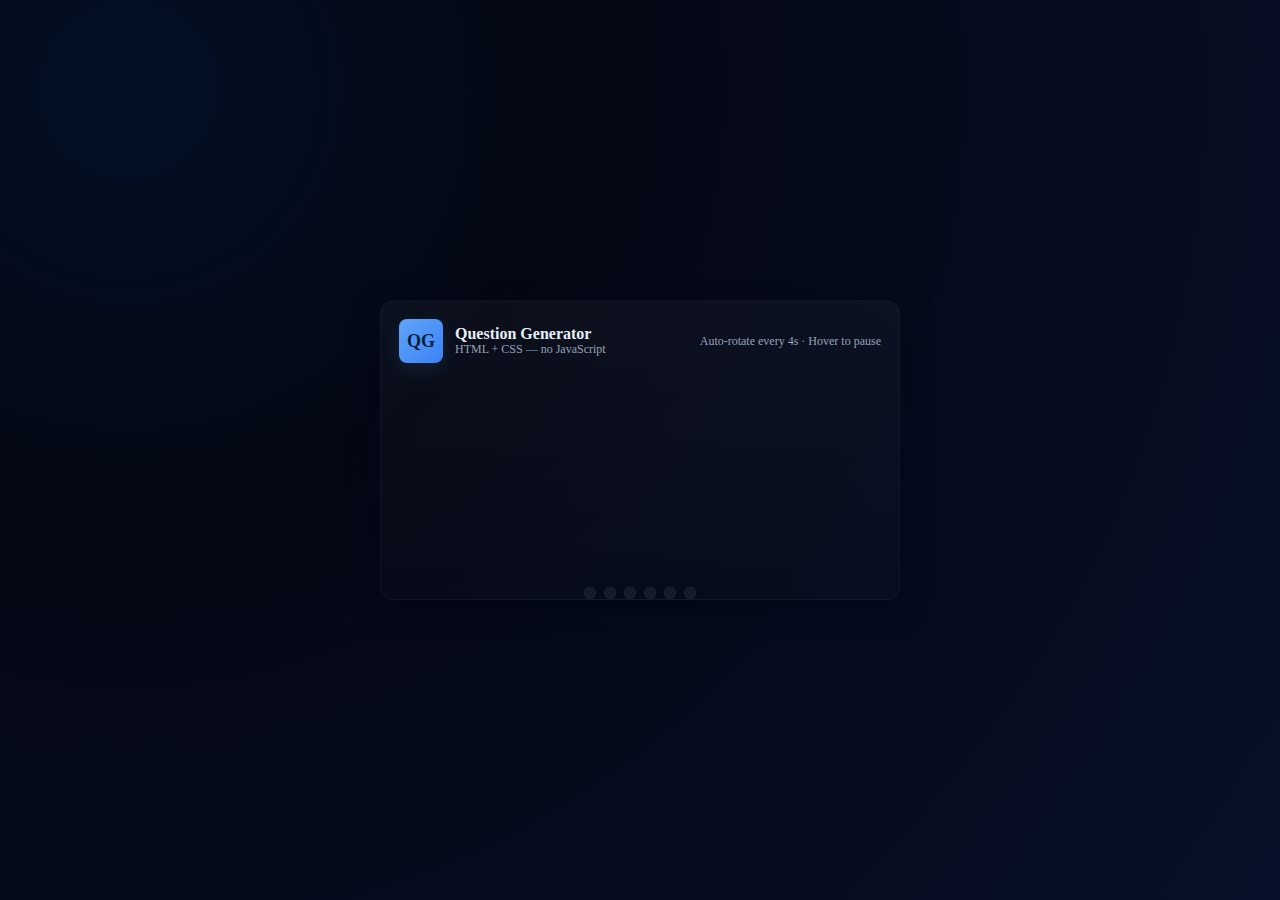
<file: index.html>
<!-- <!DOCTYPE html>
<html lang="en">
<head>
    <meta charset="UTF-8">
    <meta name="viewport" content="width=device-width, initial-scale=1">
    <title>Question Generstor</title>
    <style>
        :root{
            --card-w:520px;
            --card-h:300px;
            --bg:linear-gradient(135deg,#c471cc,#4f3e9b);
            --accent:#60a5fa;
            --muted:#94a3d8;
            --slide-duration:24s;/*totel time for a full cycle(keep=#slides*4s)*/
        }
        /*page reset*/
        *{box-sizing:dorder-bor}
        html,body{heighht:100%}
        

    </style>
</head>
<body>
    
</body>
</html> -->

<!doctype html> 
<html lang="en"> 
<head> 
  <meta charset="utf-8" /> 
  <meta name="viewport" content="width=device-width,initial-scale=1" /> 
  <title>Question Generator — HTML + CSS</title> 
  <style> 
    :root{ 
      --card-w: 520px; 
      --card-h: 300px; 
      --bg: linear-gradient(135deg,#0f172a,#0b1220); 
      --accent: #60a5fa; 
      --muted: #94a3b8; 
      --slide-duration: 24s; /* total time for a full cycle (keep = #slides * 4s) */ 
    } 
 
    /* Page reset */ 
    *{box-sizing:border-box} 
    html,body{height:100%} 
    body{ 
      margin:0; 
      font-family:Inter,ui-sans-serif,system-ui,-apple-system,"Segoe UI",Roboto,"Helvetica 
Neue,Arial; 
      background: radial-gradient(circle at 10% 10%, #021025 0%, #050814 30%, #071028 
100%); 
      color:#e6eef8; 
      display:flex; 
      align-items:center; 
      justify-content:center; 
      padding:24px; 
      -webkit-font-smoothing:antialiased; 
      -moz-osx-font-smoothing:grayscale; 
    } 
 
    .app { 
      width:var(--card-w); 
      max-width:calc(100% - 48px); 
    } 
 
    .card{ 
      width:100%; 
      height:var(--card-h); 
      background: linear-gradient(180deg, rgba(255,255,255,0.03) 0%, rgba(255,255,255,0.01) 
100%); 
      border-radius:14px; 
      box-shadow: 0 10px 30px rgba(2,6,23,0.7), inset 0 1px 0 rgba(255,255,255,0.02); 
      padding:18px; 
      position:relative; 
      overflow:hidden; 
      border:1px solid rgba(255,255,255,0.03); 
    } 
 
    .card-header{ 
      display:flex; 
      align-items:center; 
      justify-content:space-between; 
      gap:12px; 
      margin-bottom:10px; 
    } 
 
    .title{ 
      display:flex; 
      gap:12px; 
      align-items:center; 
    } 
    .logo{ 
      width:44px;height:44px;border-radius:8px; 
      background:linear-gradient(135deg,var(--accent),#3b82f6); 
      display:flex;align-items:center;justify-content:center;font-weight:700;color:#02203b; 
      box-shadow: 0 6px 18px rgba(96,165,250,0.12); 
      font-size:18px; 
    } 
    .h1{ 
      line-height:1; font-size:16px; font-weight:600; 
    } 
    .sub{ 
      font-size:12px;color:var(--muted); 
    } 
 
    .controls{ 
      display:flex; 
      gap:8px; 
      align-items:center; 
      font-size:13px; 
      color:var(--muted); 
    } 
 
    /* slides wrapper */ 
    .stage{ 
      position:relative; 
      width:100%; 
      height:calc(100% - 60px); 
      border-radius:10px; 
      overflow:hidden; 
      padding:20px; 
      display:flex; 
      align-items:center; 
      justify-content:center; 
    } 
 
    .slides{ 
      position:relative; 
      width:100%; 
      height:100%; 
    } 
 
    .slide{ 
      position:absolute; 
      inset:0; 
      padding:26px; 
      display:flex; 
      align-items:center; 
      justify-content:center; 
      text-align:center; 
      opacity:0; 
      transform: scale(0.98); 
      transition: transform .45s cubic-bezier(.2,.9,.2,1), opacity .45s ease; 
      will-change:opacity, transform; 
    } 
 
    .card p.qtext{ 
      margin:0; 
      font-size:20px; 
      font-weight:600; 
      line-height:1.25; 
      color:#eaf2ff; 
      text-shadow: 0 1px 0 rgba(0,0,0,0.45); 
    } 
 
    .meta{ 
      margin-top:10px; 
      font-size:13px; 
      color:var(--muted); 
    } 
 
    /* Automatic fade animation: each slide appears for 4s then fades to next. 
       NOTE: number of slides is 6 below — total duration = slides * 4s = 24s 
    */ 
    @keyframes cycle { 
      0%   {opacity: 0; transform: scale(0.98)} 
      4%   {opacity: 1; transform: scale(1)} 
      16%  {opacity: 1; transform: scale(1)} 
      20%  {opacity: 0; transform: scale(0.98)} 
      100% {opacity: 0; transform: scale(0.98)} 
    } 
 
    /* Apply animation to each slide with staggered delays */ 
    .slides .slide{ 
      animation: cycle var(--slide-duration) linear infinite; 
      animation-fill-mode: both; 
    } 
    .slides .slide:nth-child(1){ animation-delay: 0s; } 
    .slides .slide:nth-child(2){ animation-delay: 4s; } 
    .slides .slide:nth-child(3){ animation-delay: 8s; } 
    .slides .slide:nth-child(4){ animation-delay: 12s; } 
    .slides .slide:nth-child(5){ animation-delay: 16s; } 
    .slides .slide:nth-child(6){ animation-delay: 20s; } 
 
    /* pause on hover */ 
    .card:hover .slides .slide { animation-play-state: paused; } 
 
    /* Manual controls using radio inputs: override animation when a radio is checked */ 
    .radios{ display:none; } 
 
    /* If a radio is checked, force show that slide and pause others */ 
    /* radio 1 */ 
    #r1:checked ~ .stage .slides .slide{ opacity:0; transform:scale(.98); transition:none; } 
    #r1:checked ~ .stage .slides .slide:nth-child(1){ opacity:1; transform:scale(1); } 
    #r2:checked ~ .stage .slides .slide{ opacity:0; transform:scale(.98); } 
    #r2:checked ~ .stage .slides .slide:nth-child(2){ opacity:1; transform:scale(1); } 
    #r3:checked ~ .stage .slides .slide{ opacity:0; transform:scale(.98); } 
    #r3:checked ~ .stage .slides .slide:nth-child(3){ opacity:1; transform:scale(1); } 
    #r4:checked ~ .stage .slides .slide{ opacity:0; transform:scale(.98); } 
    #r4:checked ~ .stage .slides .slide:nth-child(4){ opacity:1; transform:scale(1); } 
    #r5:checked ~ .stage .slides .slide{ opacity:0; transform:scale(.98); } 
    #r5:checked ~ .stage .slides .slide:nth-child(5){ opacity:1; transform:scale(1); } 
    #r6:checked ~ .stage .slides .slide{ opacity:0; transform:scale(.98); } 
    #r6:checked ~ .stage .slides .slide:nth-child(6){ opacity:1; transform:scale(1); } 
 
    /* control dots */ 
    .dots{ 
      margin-top:12px; 
      display:flex; 
      gap:8px; 
      justify-content:center; 
    } 
    .dots label{ 
      width:12px;height:12px;border-radius:50%; 
      display:inline-block;cursor:pointer; 
      background:rgba(255,255,255,0.06); 
      border:1px solid rgba(255,255,255,0.04); 
      box-shadow: 0 2px 6px rgba(2,6,23,0.6); 
      transition: transform .18s ease, background .18s ease; 
    } 
    .dots label:hover{ transform:scale(1.12) } 
 
    /* show active dot when radio checked */ 
    #r1:checked ~ .dots label[for="r1"], 
    #r2:checked ~ .dots label[for="r2"], 
    #r3:checked ~ .dots label[for="r3"], 
    #r4:checked ~ .dots label[for="r4"], 
    #r5:checked ~ .dots label[for="r5"], 
    #r6:checked ~ .dots label[for="r6"]{ 
      background: linear-gradient(180deg,var(--accent),#3b82f6); 
      box-shadow: 0 6px 18px rgba(59,130,246,0.18), 0 2px 6px rgba(2,6,23,0.5); 
      transform:scale(1.1); 
    } 
 
    /* small footer */ 
    .hint{ margin-top:8px; text-align:center; font-size:12px; color:var(--muted) } 
 
    /* responsive tweaks */ 
    @media (max-width:540px){ 
      :root{ --card-h: 320px; } 
      .card{ padding:14px; border-radius:12px } 
      .h1{ font-size:15px } 
      .logo{ width:40px; height:40px; font-size:16px } 
      .card p.qtext{ font-size:18px } 
    } 
  </style> 
</head> 
<body> 
  <div class="app"> 
    <!-- radio inputs for manual selection (hidden) --> 
    <input type="radio" name="slide" id="r1" class="radios" checked> 
    <input type="radio" name="slide" id="r2" class="radios"> 
    <input type="radio" name="slide" id="r3" class="radios"> 
    <input type="radio" name="slide" id="r4" class="radios"> 
    <input type="radio" name="slide" id="r5" class="radios"> 
    <input type="radio" name="slide" id="r6" class="radios"> 
 
    <div class="card" role="region" aria-label="Question generator card"> 
      <div class="card-header"> 
        <div class="title"> 
          <div class="logo">QG</div> 
          <div> 
            <div class="h1">Question Generator</div> 
            <div class="sub">HTML + CSS — no JavaScript</div> 
          </div> 
        </div> 
 
        <div class="controls"> 
          <div class="sub">Auto-rotate every 4s · Hover to pause</div> 
        </div> 
      </div> 
 
      <div class="stage"> 
        <div class="slides"> 
          <!-- Slide 1 --> 
          <div class="slide"> 
            <div> 
              <p class="qtext">1. Describe a challenge you solved recently and what you learned 
from it.</p> 
              <div class="meta">Use for interviews, journaling, or warm-ups.</div> 
            </div> 
          </div> 
 
          <!-- Slide 2 --> 
          <div class="slide"> 
            <div> 
              <p class="qtext">2. If you could travel anywhere next month, where would you go and 
why?</p> 
              <div class="meta">Great for conversation starters.</div> 
            </div> 
          </div> 
 
          <!-- Slide 3 --> 
          <div class="slide"> 
            <div> 
              <p class="qtext">3. Explain a complex idea you know well in one paragraph.</p> 
              <div class="meta">Perfect for practicing clarity and teaching skills.</div> 
            </div> 
          </div> 
 
          <!-- Slide 4 --> 
          <div class="slide"> 
            <div> 
              <p class="qtext">4. What's a book or movie that changed your perspective? 
Summarize why.</p> 
              <div class="meta">Use in clubs, classes, or icebreakers.</div> 
            </div> 
          </div> 
 
          <!-- Slide 5 --> 
          <div class="slide"> 
            <div> 
              <p class="qtext">5. Invent an app that solves a small everyday annoyance — what 
does it do?</p> 
              <div class="meta">Great for brainstorming & hackathons.</div> 
            </div> 
          </div> 
 
          <!-- Slide 6 --> 
          <div class="slide"> 
            <div> 
              <p class="qtext">6. What habit would you like to build this year, and what's your plan to 
start?</p> 
              <div class="meta">Use for coaching, planning, & reflection.</div> 
            </div> 
          </div> 
        </div> 
      </div> 
 
      <!-- dots for manual control --> 
      <div class="dots" aria-hidden="false"> 
        <label for="r1" title="Show question 1"></label> 
        <label for="r2" title="Show question 2"></label> 
        <label for="r3" title="Show question 3"></label> 
<label for="r4" title="Show question 4"></label> 
<label for="r5" title="Show question 5"></label> 
<label for="r6" title="Show question 6"></label> 
</div> 
<div class="hint">Tip: hover the card to pause auto-rotation. Click dots to pick a question 
manually.</div> 
</div> 
</div> 
</body> 
</html>
</file>
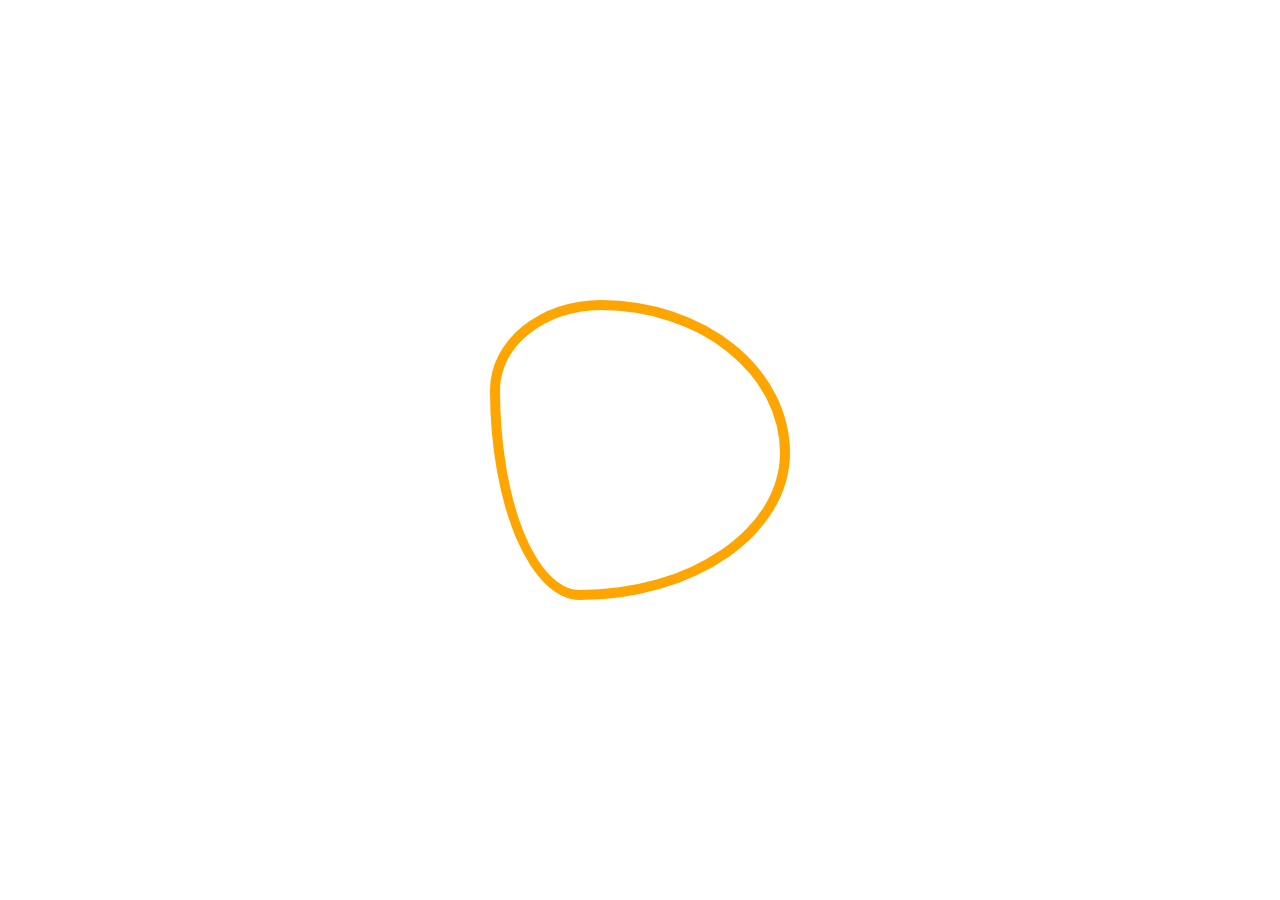
<file: borders/index.html>
<!DOCTYPE html>
<html lang="en">
<head>
    <meta charset="UTF-8">
    <meta name="viewport" content="width=device-width, initial-scale=1.0">
    <title>Document</title>
    <link rel="stylesheet" href="styles.css">
</head>
<body>

    <div class="box">
        
    </div>
    
</body>
</html>
</file>
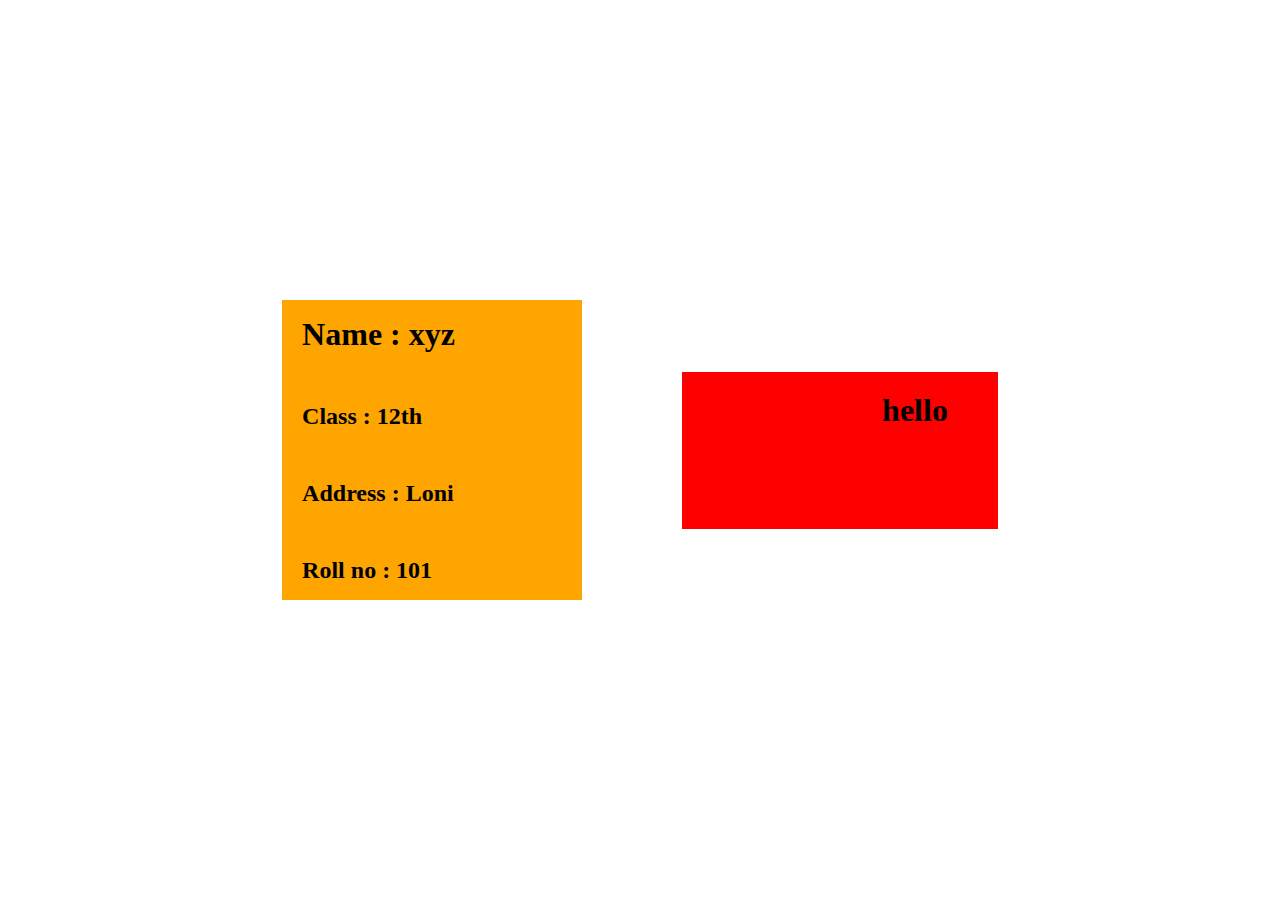
<file: boxmodel/index.html>
<!DOCTYPE html>
<html lang="en">
<head>
    <meta charset="UTF-8">
    <meta name="viewport" content="width=device-width, initial-scale=1.0">
    <title>Document</title>
    <link rel="stylesheet" href="styles.css">
</head>
<body>

    <div class="box">

        <h1>Name : xyz</h1>

        <h2>Class : 12th</h2>

        <h2>Address : Loni</h2>

        <h2>Roll no : 101</h2>
    
    </div>
 

    <div class="card">
        <h1>hello</h1>
    </div>


    
</body>
</html>
</file>
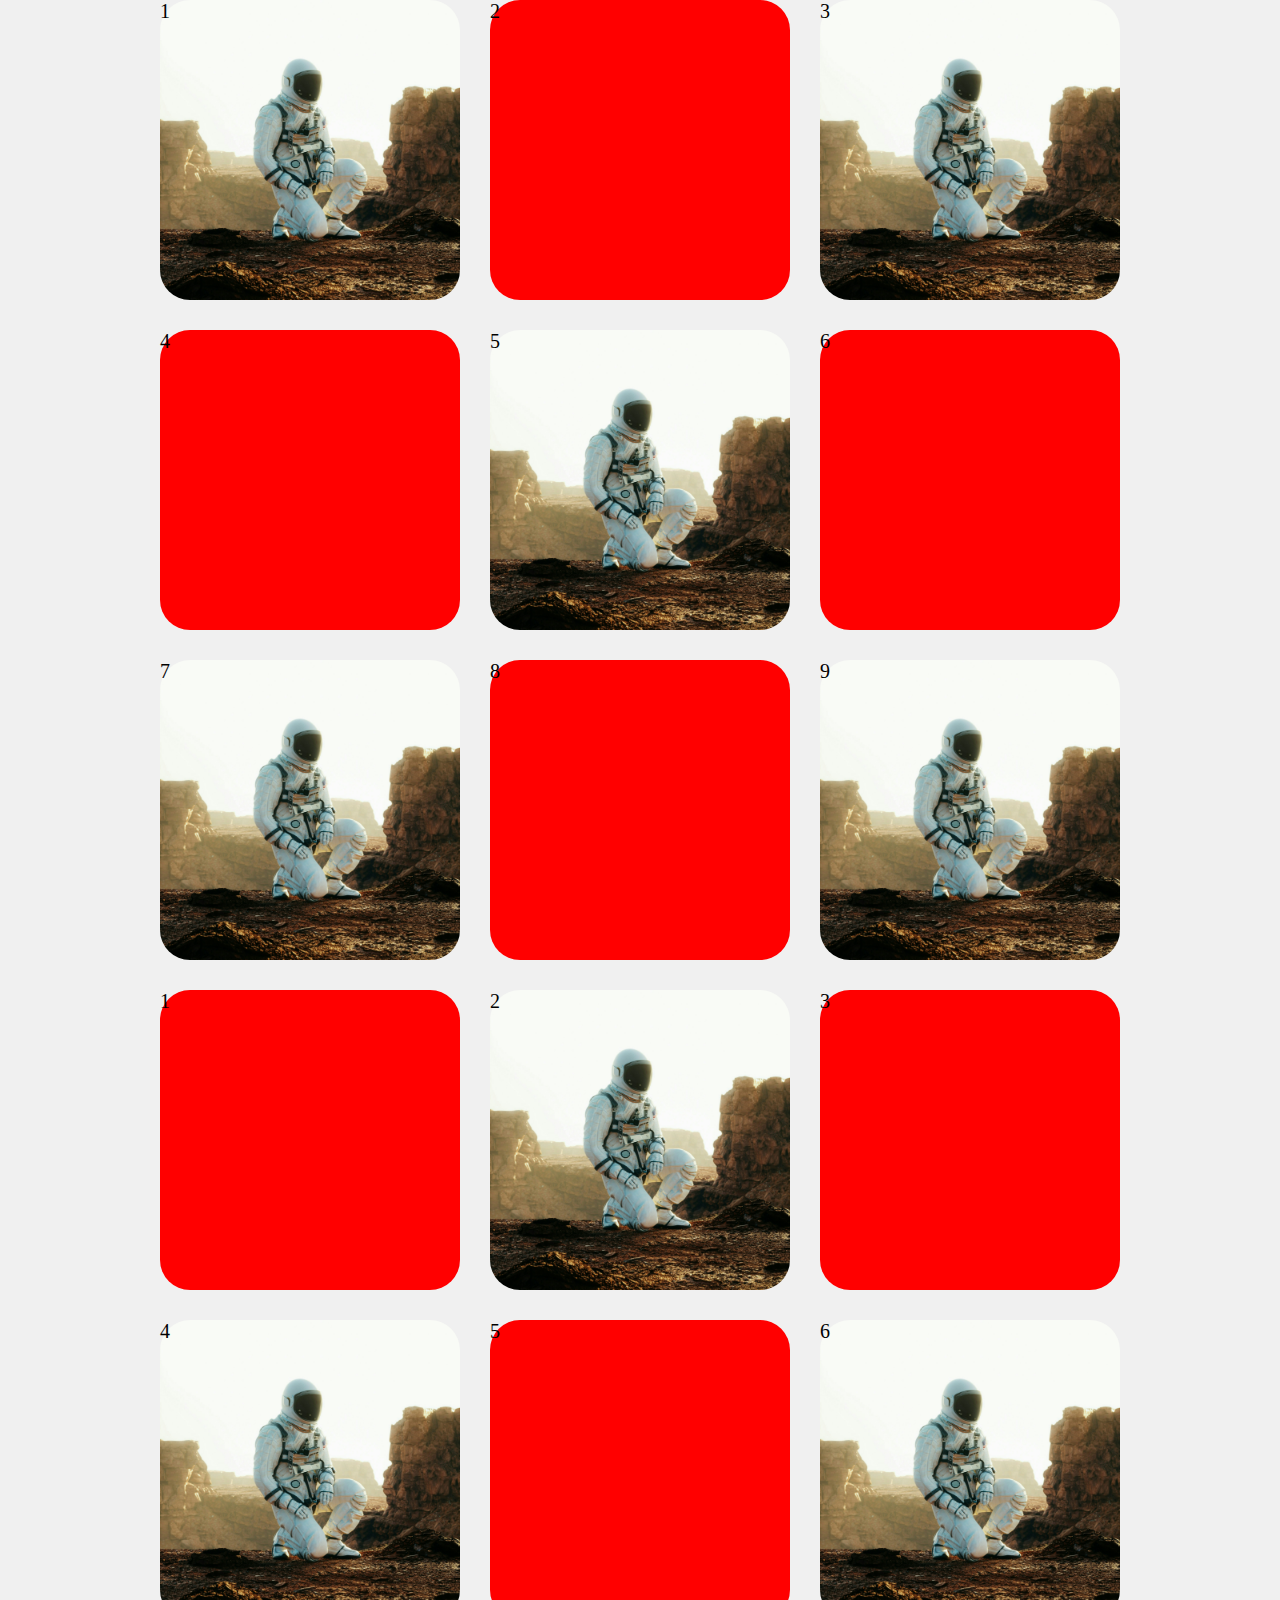
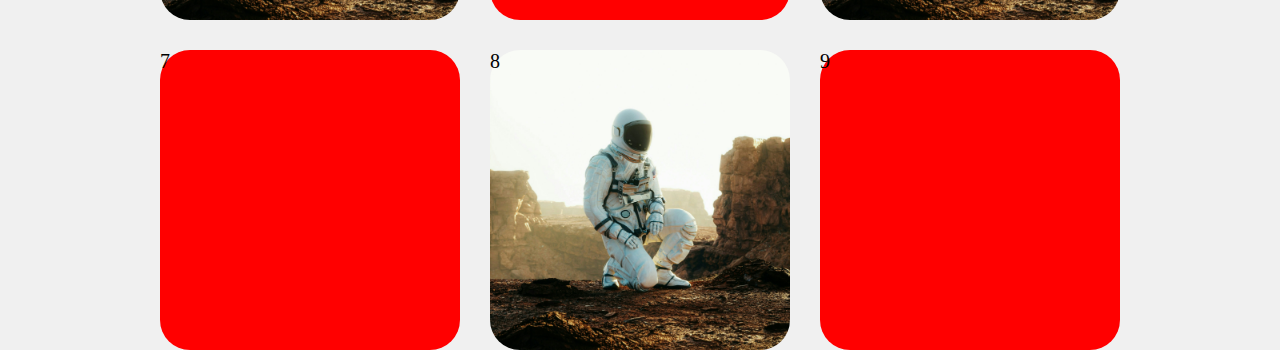
<file: nthChild/index.html>
<!DOCTYPE html>
<html lang="en">
<head>
    <meta charset="UTF-8">
    <meta name="viewport" content="width=device-width, initial-scale=1.0">
    <title>Document</title>
    <link rel="stylesheet" href="styles.css">
</head>
<body>
    
    <div class="container">
        <div class="box">1</div>
        <div class="box">2</div>
        <div class="box">3</div>
        <div class="box">4</div>
        <div class="box">5</div>
        <div class="box">6</div>
        <div class="box">7</div>
        <div class="box">8</div>
        <div class="box">9</div>

        <div class="box">1</div>
        <div class="box">2</div>
        <div class="box">3</div>
        <div class="box">4</div>
        <div class="box">5</div>
        <div class="box">6</div>
        <div class="box">7</div>
        <div class="box">8</div>
        <div class="box">9</div>
    </div>

</body>
</html>
</file>
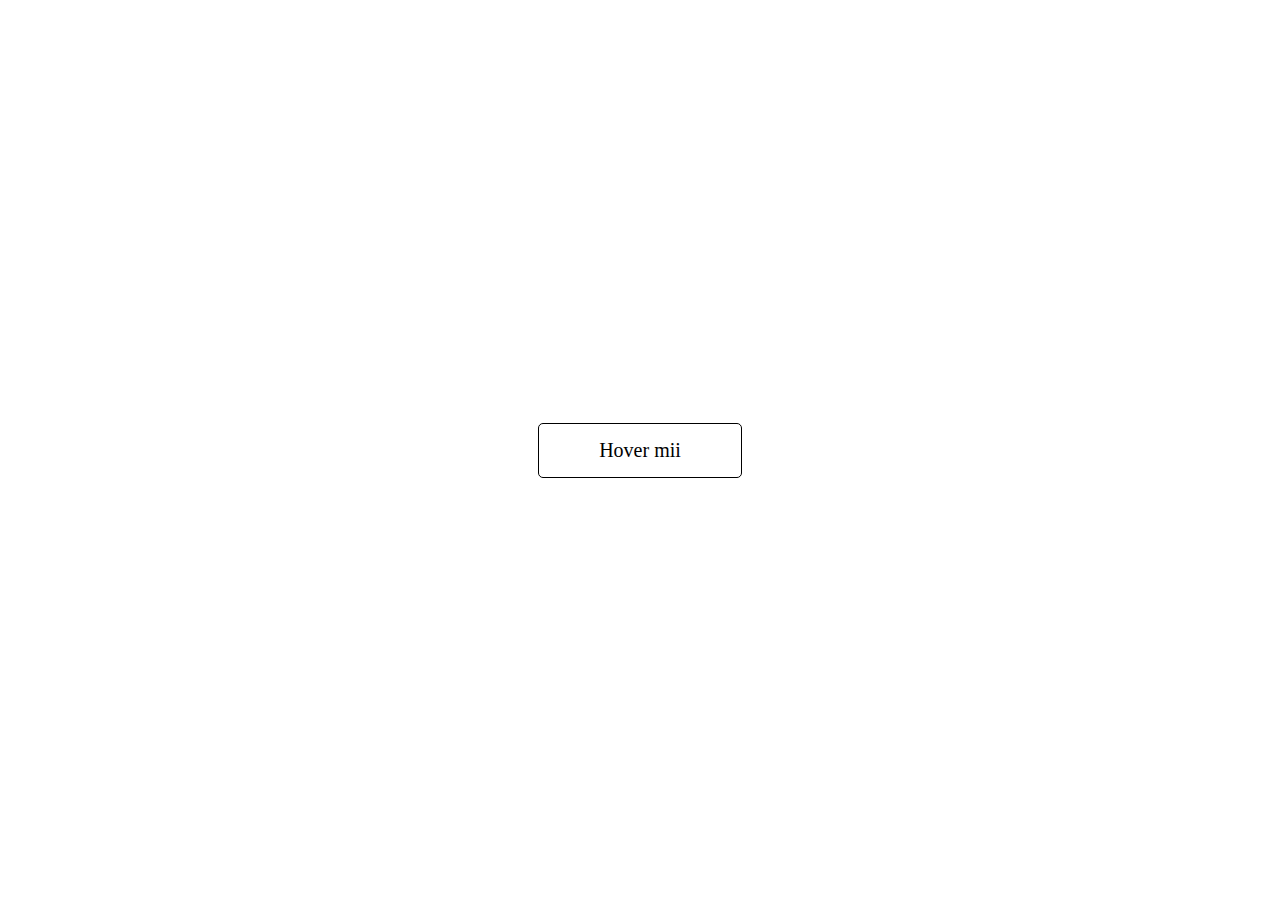
<file: pesdoClass/index.html>
<!DOCTYPE html>
<html lang="en">
<head>
    <meta charset="UTF-8">
    <meta name="viewport" content="width=device-width, initial-scale=1.0">
    <title>Document</title>
    <link rel="stylesheet" href="styles.css">
</head>
<body>

    <!-- <h1>hello to all</h1> -->

    <button>Hover mii</button>
    
</body>
</html>
</file>
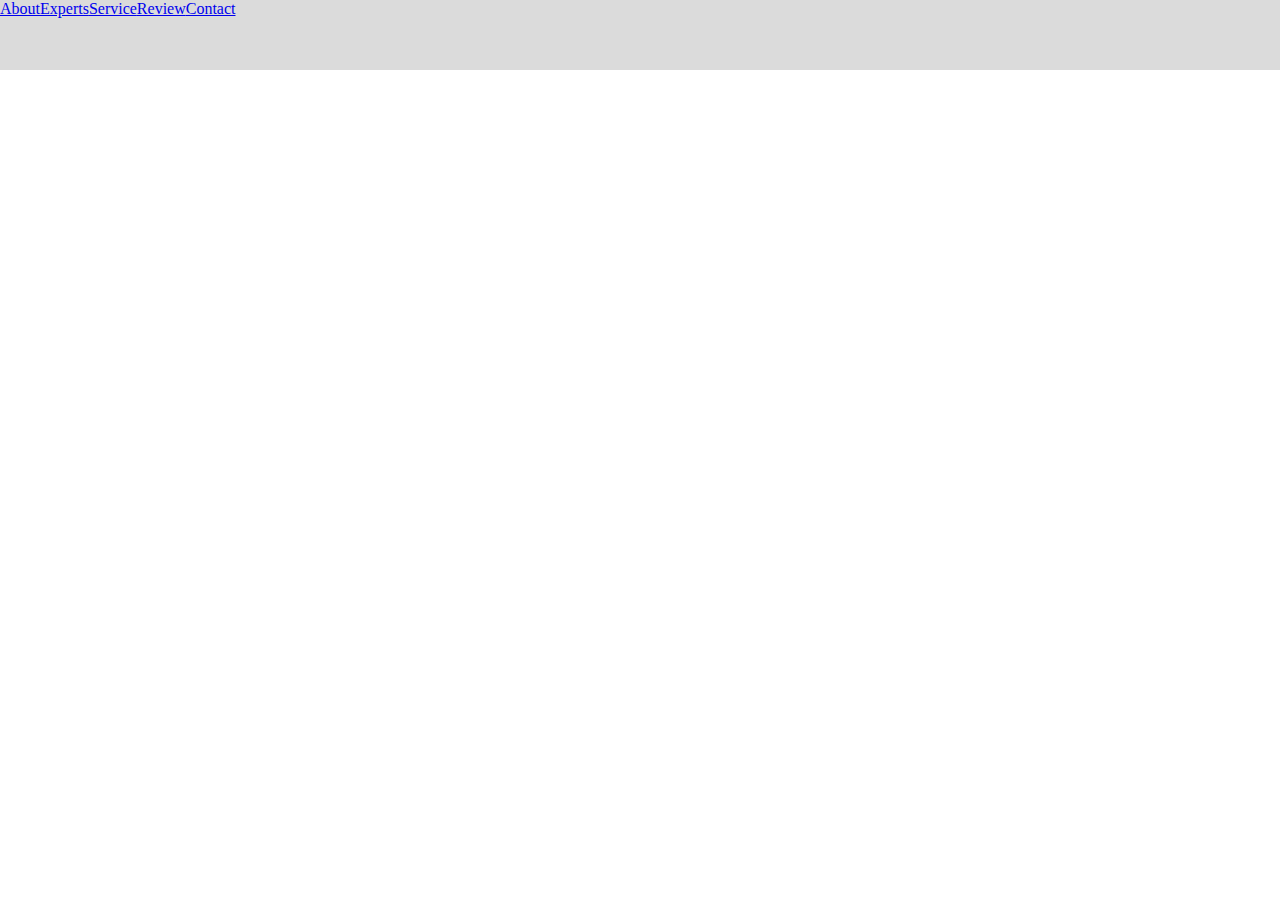
<file: flexBox/div tag/index.html>
<!DOCTYPE html>
<html lang="en">
<head>
    <meta charset="UTF-8">
    <meta name="viewport" content="width=device-width, initial-scale=1.0">
    <title>Document</title>
    <link rel="stylesheet" href="styles.css">
</head>
<body>


        <!-- flexbox -->

        <div class="navbar">

            <a href="#">About</a>
            <a href="#">Experts</a>
            <a href="#">Service</a>
            <a href="#">Review</a>
            <a href="#">Contact</a>

        </div>


        <div class="box">

            <div class="card"></div>
            <div class="card"></div>

        </div>

    
</body>
</html>
</file>
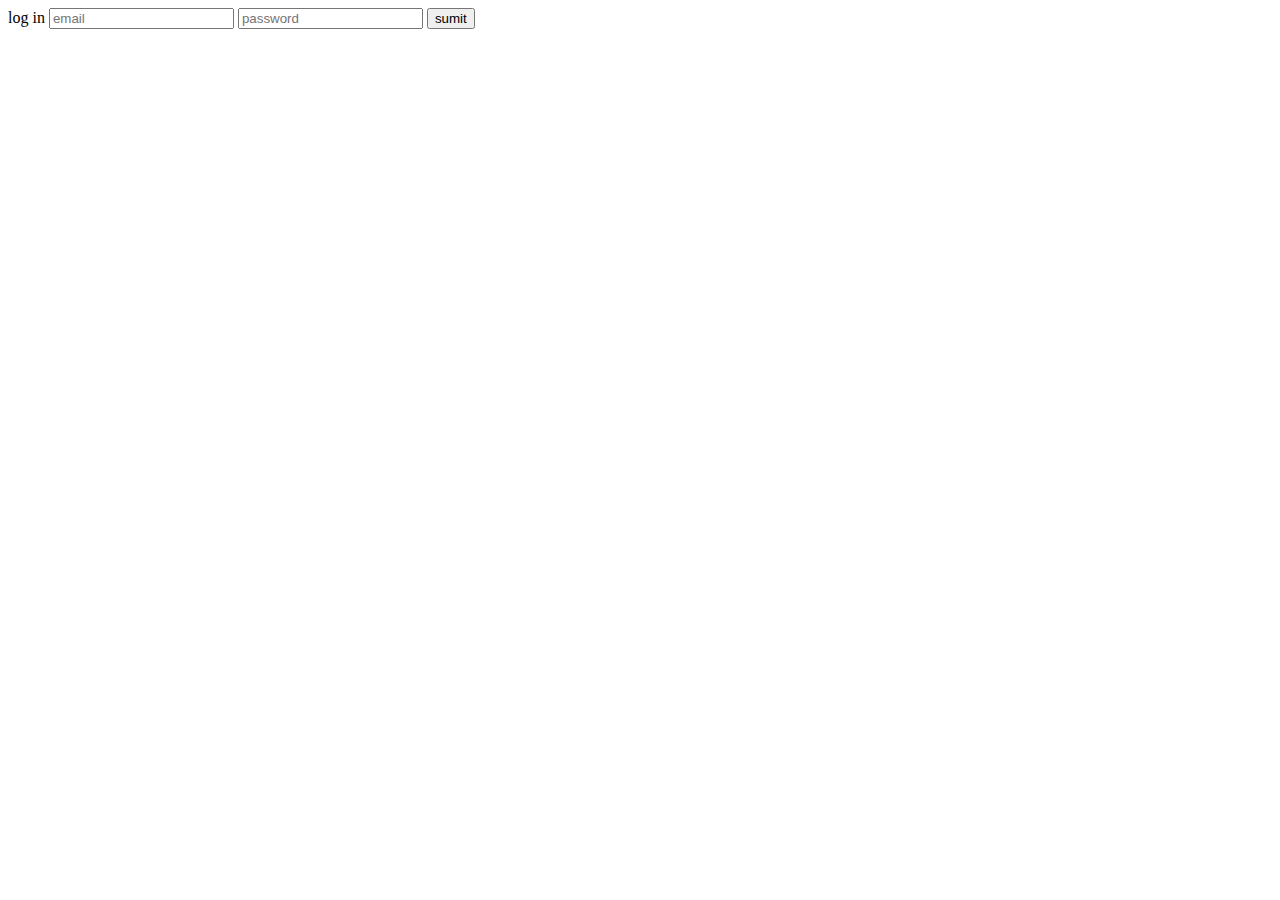
<file: ghansham.html>
<!-- <!DOCTYPE html>
<html lang="en">
<head>
    <meta charset="UTF-8">
    <meta name="viewport" content="width=device-width, initial-scale=1.0">
    <title>Document</title>
    <link rel="stylesheet" href="form.css">
</head>
<body>
    <div class="text">
        <a href="#">About</a>
        <a href="#">Experts</a>
        <a href="#">Service</a>
        <a href="#">Review</a>
        <a href="#">Contact</a>
    </div>

</body>
</html> -->
<!DOCTYPE html>
<html lang="en">
<head>
    <meta charset="UTF-8">
    <meta name="viewport" content="width=device-width, initial-scale=1.0">
    <title>Document</title>
</head>log in
<body>
    <input type="email" name="email" id="email" placeholder="email">
    <input type="password" name="password" id="password" placeholder="password">
    <button>sumit</button>
</body>
</html>
</file>
<file: borders/styles.css>
*{
    margin: 0;
    padding: 0;
    box-sizing: border-box;
}

html,body{
    height: 100%;
    width: 100%;
    display: flex;
    align-items: center;
    justify-content: center;
}

.box{
    height: 300px;
    width: 300px;
    /* border: 10px solid rgb(255, 0, 0); */
/* 
    border-top: 5px solid green;
    border-right: 5px dashed aqua;
    border-bottom:5px double orange;
    border-left: 5px dotted brown; */

    border:  10px solid orange;
    border-radius:37% 63% 70% 30% / 30% 51% 49% 70% ;
}
</file>
<file: boxmodel/styles.css>
*{
    margin: 0;
    padding: 0;
    box-sizing: border-box;
}

html,body{
    height: 100%;
    width: 100%;
    display: flex;
    align-items: center;
    justify-content: center;
    gap: 100px;
}

.box{
    height: 300px;
    width: 300px;
    background-color: orange;
    display: flex;
    flex-direction: column;
    justify-content: center;
    gap: 50px;
    padding-left: 20px;
}


.card{
    padding:20px 50px 100px 200px;
    background-color: red;
}
</file>
<file: nthChild/styles.css>
*{
    margin: 0;
    padding: 0;
    box-sizing: border-box;
}

html,body{
    height: 100%;
    width: 100%;
}

.container{
    height:fit-content;
    width: 100%;
    display: flex;
    justify-content: center;
    align-items: center;
    flex-wrap: wrap;
    gap: 30px;
    background-color: #f0f0f0;
}

.box{
    height: 300px;
    width: 300px;
    background-color: teal;
    font-size: 20px;
}

.box:nth-child(odd){
    background-color: orange;
    border-radius: 30px;
    background-image: url('img.jpg');
    background-position: center;
    background-size: cover;
}

.box:nth-child(even){
    background-color: red;
    border-radius: 30px;
}
</file>
<file: pesdoClass/styles.css>
*{
    margin: 0;
    padding: 0;
    box-sizing: border-box;
}

html,body{
    height: 100%;
    width: 100%;
    display: flex;
    align-items: center;
    justify-content: center;
}


/* h1{
    font-size: 50px;
    font-family: cursive;
    position: relative;
}

h1::before{

    content: "";
    height: 10px;
    width: 0px;
    background-color: red;
    display: block;
    transition:all 0.2s linear;
}

h1:hover::before{
    width:100%;
} */

button{
    padding: 15px 60px;
    font-size: 20px;
    font-family: cursive;
    border:1px solid black;
    background-color: transparent;
    cursor: pointer;
    color: rgb(0, 0, 0);
    border-radius: 5px;
    transition: all 0.3s ease;
    position: relative;
    overflow: hidden;
}

button::after{
    content: "";
    display: block;
    height: 200px;
    width: 200px;
    background-color:rgb(23, 146, 228);
    position: absolute;
    left: -160px;
    border-radius: 50%;
    transition: all 0.4s linear;
    z-index: -1;
}

button:hover::after{
    transform: scale(4);
}

button:hover{
    color: #fff;
}
</file>
<file: flexBox/div tag/styles.css>
*{
    margin: 0;
    padding: 0;
    box-sizing: border-box;
    scroll-behavior: smooth;
}

html,body{
    height: 100%;
    width: 100%;
    /* display: flex;
    align-items: center;
    justify-content: center; */
}

/* 
.navbar{
    height: 60px;
    width: 100%;
    background-color: #e2e2e2;
    display: flex;
    align-items:center;
    justify-content:center;
      gap: 30px;
}

.navbar a{
    color: #3A86FF;
    text-decoration: none;
    font-family: cursive;
}

a:hover{
    color: rgb(131, 3, 131);
} 


.box{
    height: 90%;
    width: 90%;
    background-color: orange;
    display: flex;
    gap: 20px;
    align-items:center;
    justify-content:center;
}

.card{
    height: 100px;
    width: 100px;
    background-color: aqua;
} */

/* 
.box{
    height: 350px;
    width: 300px;
    background-color: grey;
    display: flex;
    flex-direction: column;
    gap: 30px;
    justify-content: center;
    padding-left:20px;
    border-radius:20px;
    color: white;
} */

.navbar{
    height: 70px;
    width: 100%;
    background-color: rgb(219, 219, 219);
    display: flex;
}

.logo{
    height: 100%;
    width: 30%;
    display: flex;
    align-items: center;
    justify-content: center;
}

.logo h1{
    color:purple;
    font-family: cursive;
}

.menus{
    height: 100%;
    width:50% ;
    display: flex;
    align-items: center;
    justify-content: center;
    gap: 100px;
}

.menus a{
    text-decoration:none;
    color: black;
    font-family: cursive;
    font-size: 18px;
}

.login{
    height: 100%;
    width: 20%;
    display: flex;
    align-items: center;
    justify-content: center;
}

.login button{
    height: 40px;
    width: 120px;
    border-radius: 10px;
    border: none;
    background-color: rgb(0, 174, 255);
    color: white;
    font-family: cursive;
}

.container{
    height: 100%;
    width: 100%;
    background-color:aqua;
    display: flex;
}

.left{
    height: 100%;
    width: 50%;
    background-color: orange;
}

.right{
    height: 100%;
    width: 50%;
    background-color: antiquewhite;
}

.container1{
    height: 100%;
    width: 100%;
    background-color: brown;
}
</file>
<file: form.css>
*{
    margin: 0;
    padding: 0;
    box-sizing: border-box;
    scroll-behavior: smooth;
}

html,body{
    height: 100%;
    width: 100%;
     display: flex;
    align-items:center;
    justify-content:center;
}

.text{
    height: 60px;
    width: 100%;
    background-color: #d8d5d5;
    display: flex;
    align-items:center;
    justify-content:center;
      gap: 30px;
}

.text a{
    color: #1852af;
    text-decoration: none;
    font-family: cursive;
}

a:hover{
    color: rgb(202, 129, 202);
}
</file>
